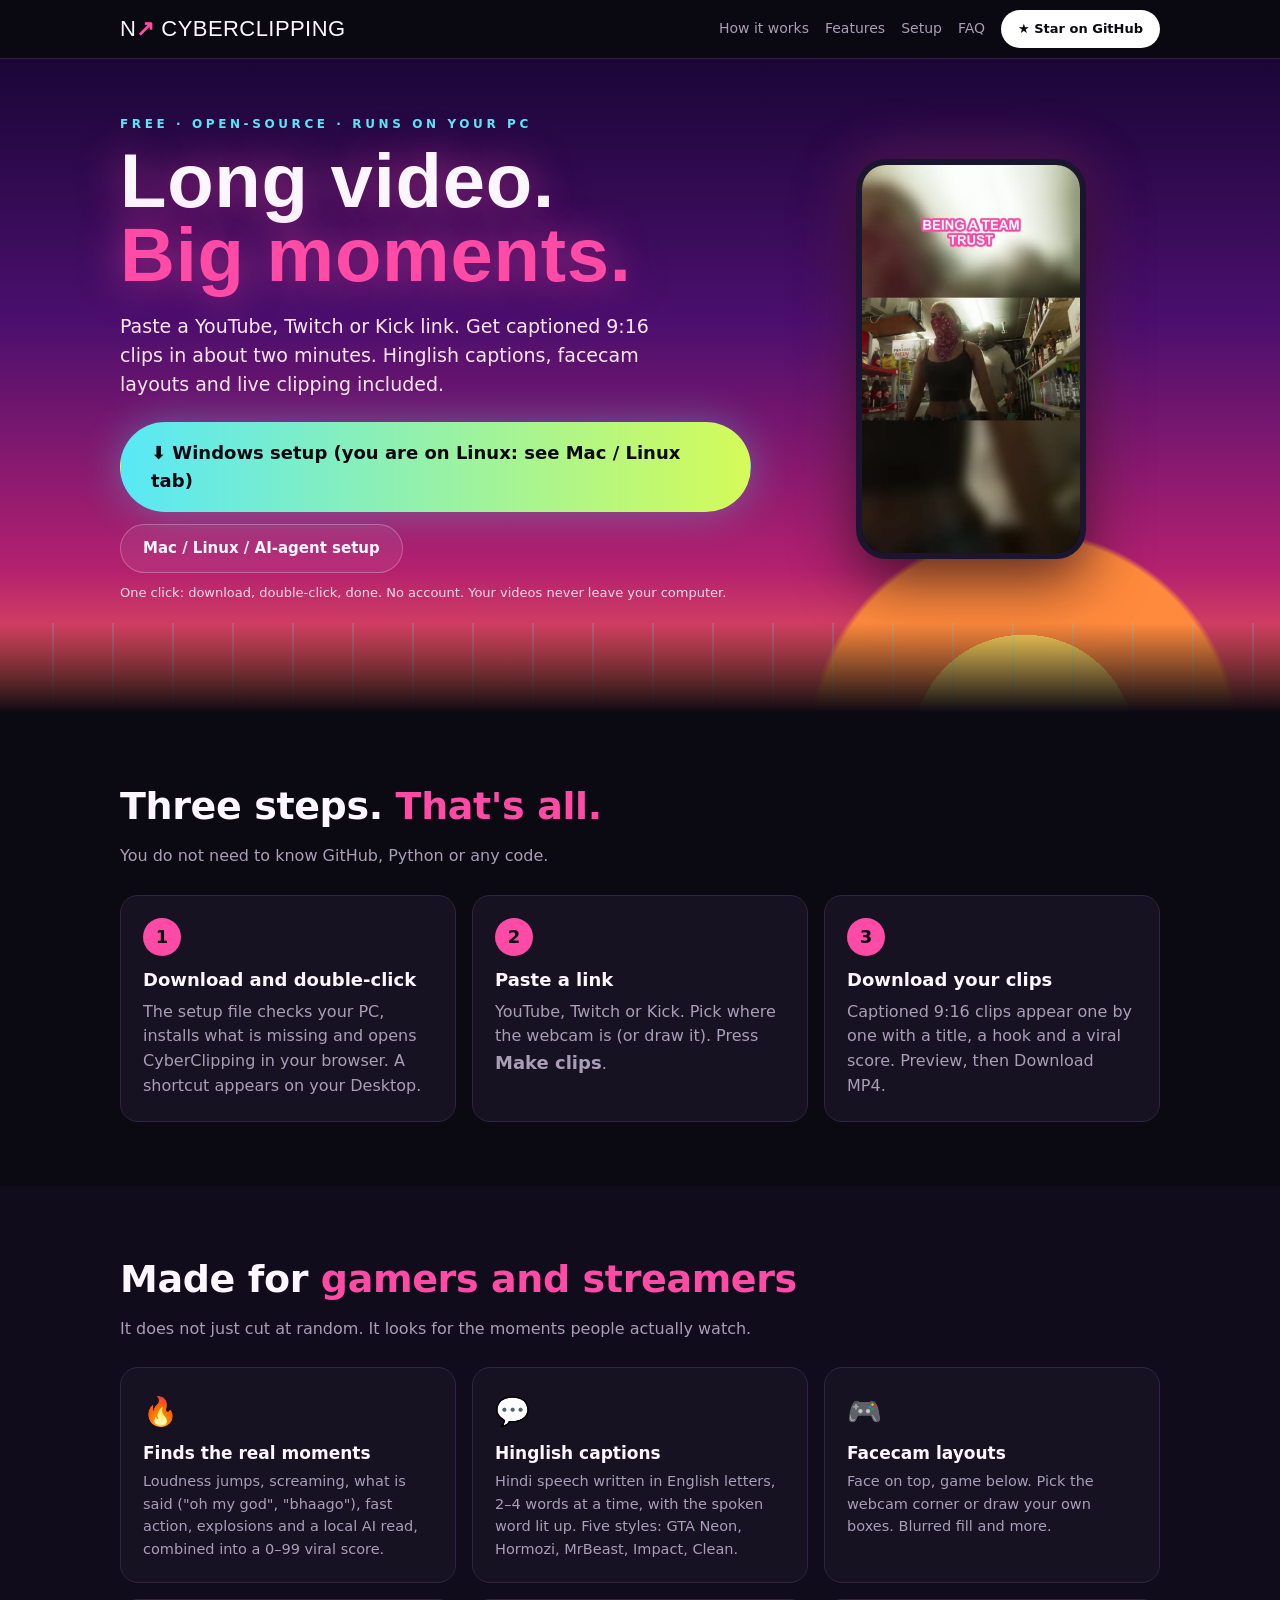
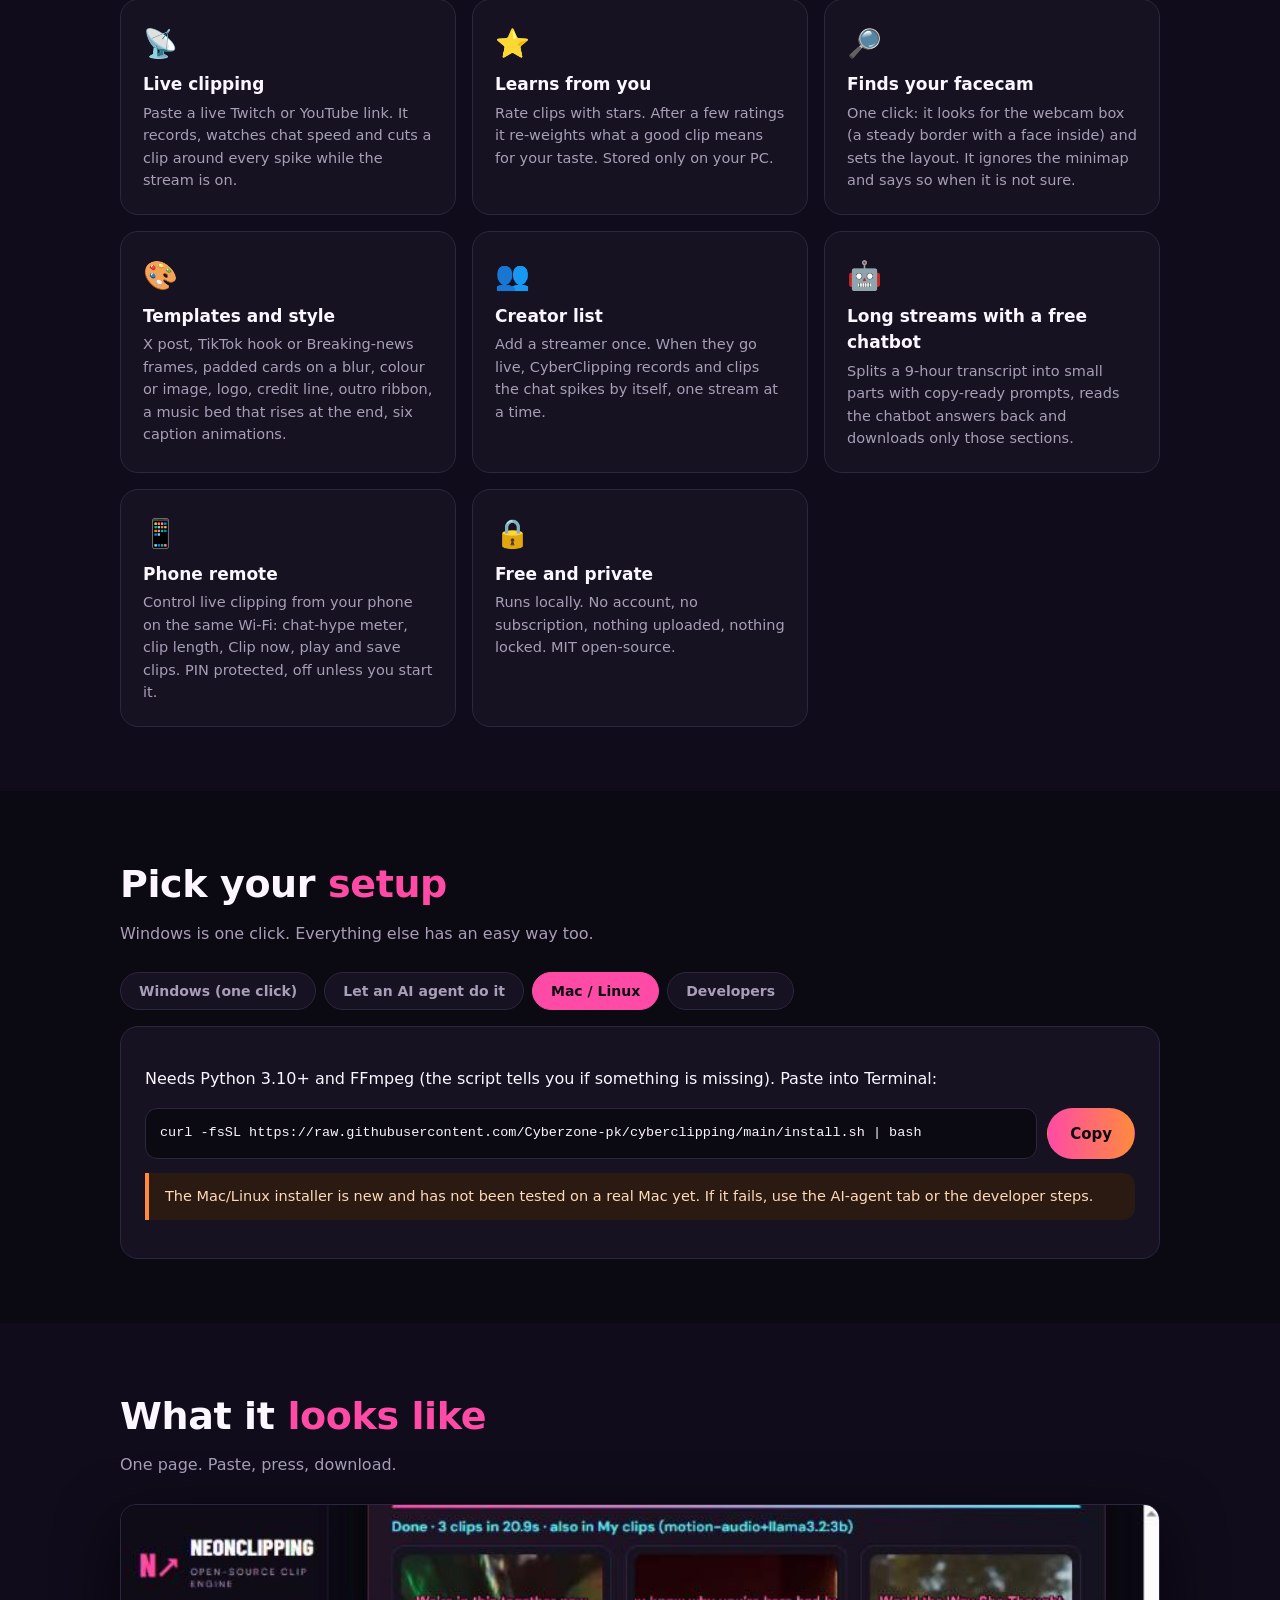
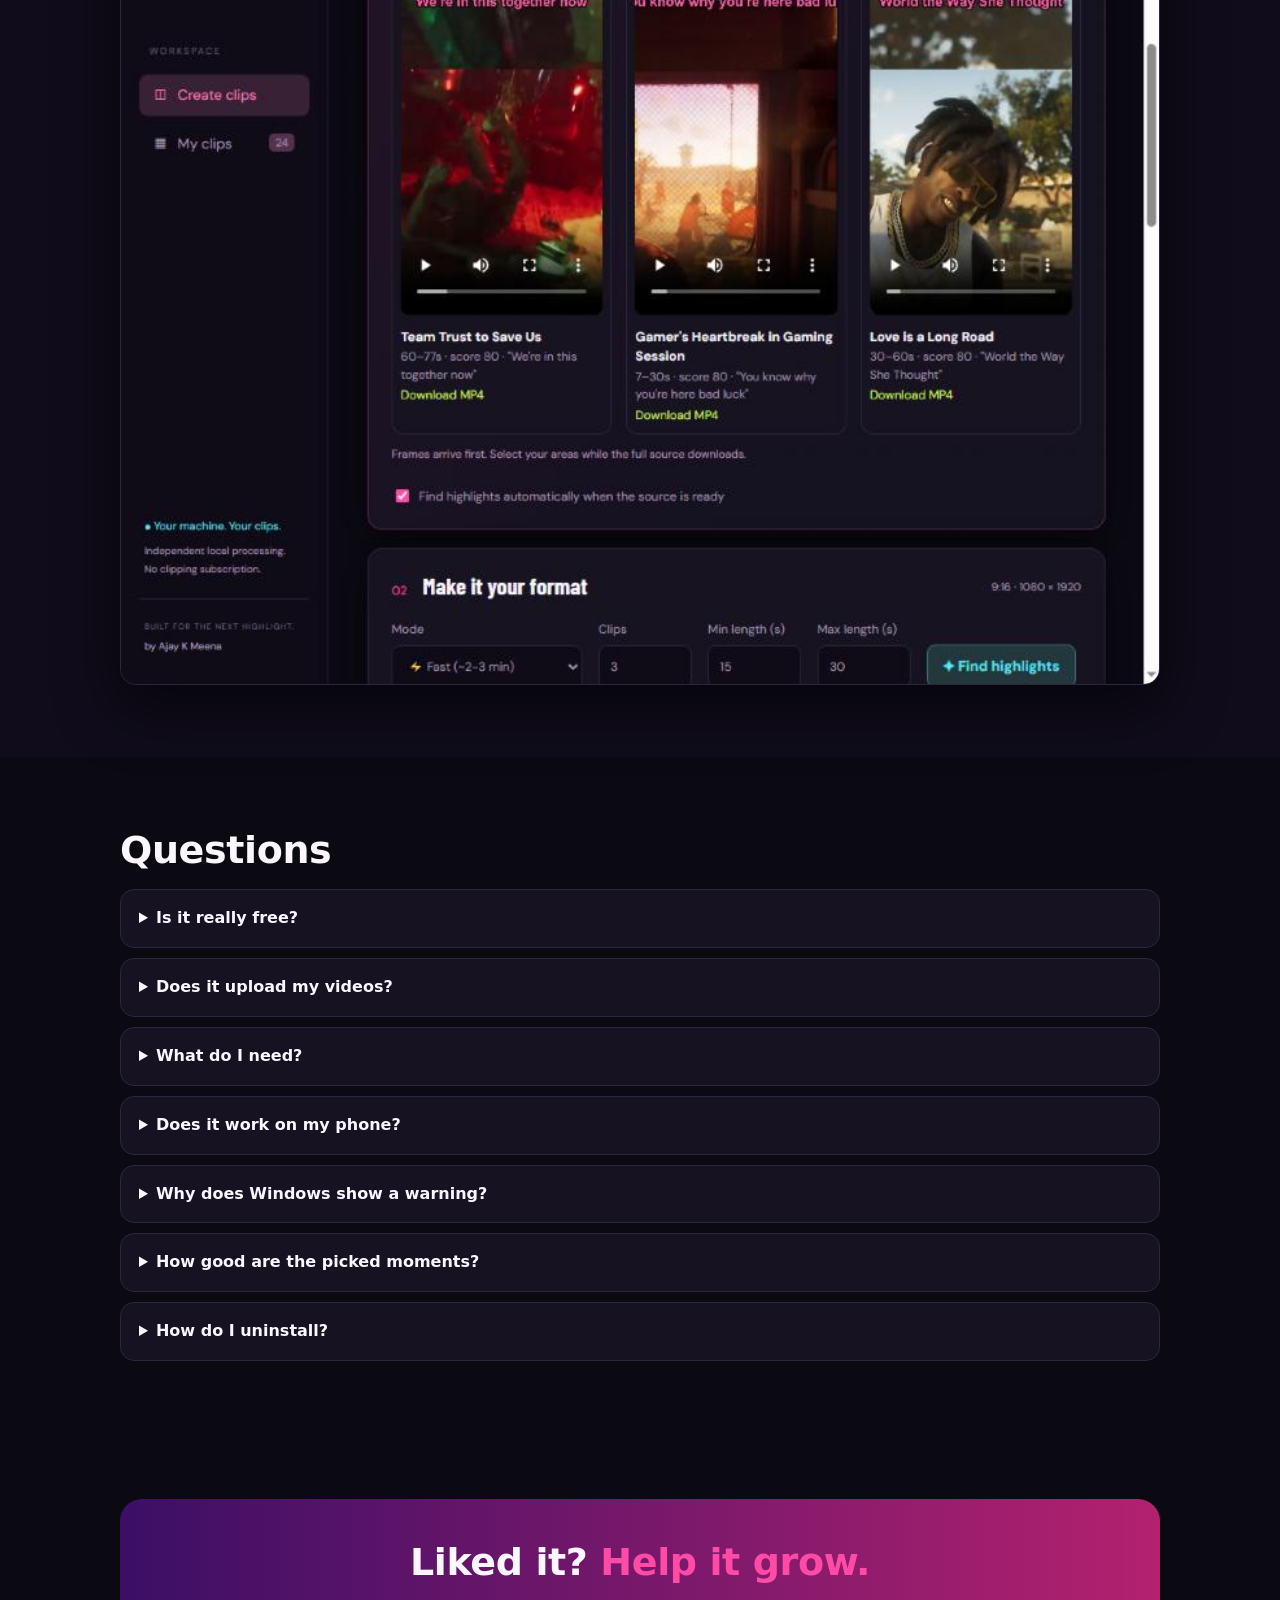
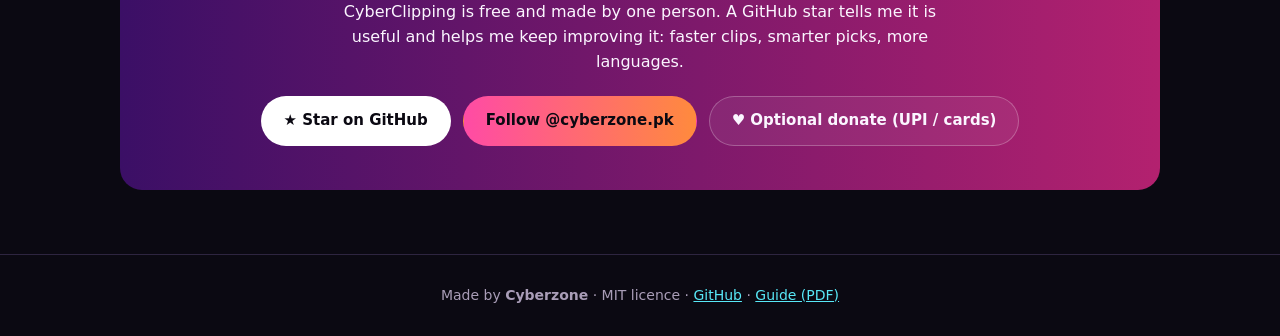
<file: docs/index.html>
<!doctype html>
<html lang="en">
<head>
<meta charset="utf-8">
<meta name="viewport" content="width=device-width, initial-scale=1">
<title>CyberClipping · Free AI clip maker for gamers and streamers</title>
<meta name="description" content="Paste a YouTube, Twitch or Kick link and get captioned 9:16 clips in about two minutes. Free, open-source, runs on your own PC. Hinglish captions, facecam layouts, live clipping.">
<meta property="og:title" content="CyberClipping: paste a link, get captioned 9:16 clips">
<meta property="og:description" content="Free and open-source. One-click setup for Windows. Hinglish captions, facecam layouts, live clipping, learns from your star ratings.">
<meta property="og:type" content="website">
<link rel="icon" href="data:image/svg+xml,%3Csvg xmlns='http://www.w3.org/2000/svg' viewBox='0 0 64 64'%3E%3Crect width='64' height='64' rx='14' fill='%230b0912'/%3E%3Ctext x='8' y='46' font-family='Impact,Arial Black' font-size='38' fill='%23ff4ba5'%3EN%3C/text%3E%3Cpath d='M34 40 L52 22 M40 22 H52 V34' stroke='%2358e8f7' stroke-width='5' fill='none' stroke-linecap='round'/%3E%3C/svg%3E">
<style>
:root{--bg:#0b0912;--panel:#161221;--line:#2e2540;--pink:#ff4ba5;--cyan:#58e8f7;--lime:#d4fb58;--orange:#ff8a3d;--white:#fbf6ff;--muted:#a99db7}
*{box-sizing:border-box}html{scroll-behavior:smooth}
body{margin:0;background:var(--bg);color:var(--white);font-family:"Segoe UI",system-ui,-apple-system,"Nirmala UI",sans-serif;line-height:1.55}
a{color:var(--cyan)}
.wrap{max-width:1080px;margin:0 auto;padding:0 20px}
nav{position:sticky;top:0;z-index:20;background:#0b0912e6;backdrop-filter:blur(10px);border-bottom:1px solid var(--line)}
nav .wrap{display:flex;align-items:center;gap:18px;height:58px}
.logo{font-family:Impact,"Arial Black",sans-serif;font-size:22px;letter-spacing:.02em;color:var(--white);text-decoration:none}.logo b{color:var(--pink)}
nav .links{margin-left:auto;display:flex;gap:16px;align-items:center;font-size:14px}nav .links a{color:var(--muted);text-decoration:none}nav .links a:hover{color:var(--white)}
.btn{display:inline-flex;align-items:center;gap:8px;border-radius:999px;padding:12px 22px;font-weight:800;text-decoration:none;border:1px solid transparent;cursor:pointer;font-size:15px;font-family:inherit}
.btn.main{background:linear-gradient(90deg,var(--cyan),var(--lime));color:#0b0912;font-size:18px;padding:16px 30px;box-shadow:0 0 40px #58e8f755}
.btn.pink{background:linear-gradient(90deg,var(--pink),var(--orange));color:#0b0912}
.btn.ghost{background:#ffffff10;border-color:#ffffff40;color:var(--white)}
.btn.white{background:#fff;color:#0b0912}
.btn:hover{transform:translateY(-2px)}
.hero{position:relative;overflow:hidden;background:radial-gradient(circle at 80% 105%,#ffd45a 0 9%,#ff8a3d 9% 17%,transparent 17.5%),linear-gradient(180deg,#1a0636 0%,#4b0f6e 40%,#b3216f 78%,#ff6a4d 100%)}
.hero::after{content:"";position:absolute;left:-10%;right:-10%;bottom:0;height:90px;background:linear-gradient(#0b091200,#0b0912),repeating-linear-gradient(90deg,#58e8f733 0 2px,transparent 2px 60px)}
.hero .wrap{display:grid;grid-template-columns:1.25fr .75fr;gap:30px;align-items:center;padding-top:56px;padding-bottom:110px;position:relative;z-index:1}
.kicker{letter-spacing:.3em;font-size:12px;font-weight:800;color:var(--cyan)}
h1{font-family:Impact,"Arial Black",sans-serif;font-size:clamp(40px,7vw,76px);line-height:.98;margin:10px 0 14px;letter-spacing:.01em;text-shadow:0 0 40px #ff4ba599}h1 em{font-style:normal;color:var(--pink)}
.sub{font-size:19px;max-width:560px;color:#ffe7f3}
.cta{display:flex;flex-wrap:wrap;gap:12px;margin:22px 0 10px}
.fine{font-size:13px;color:#ffd9ec}
.phone{justify-self:center;width:230px;border-radius:30px;border:6px solid #1c1530;box-shadow:0 20px 60px #000a,0 0 60px #ff4ba555;overflow:hidden;background:#000}
.phone img,.phone video{display:block;width:100%}
section{padding:64px 0}
h2{font-size:clamp(26px,4vw,38px);margin:0 0 8px;letter-spacing:-.01em}h2 em{font-style:normal;color:var(--pink)}
.lead{color:var(--muted);max-width:680px;margin:0 0 26px}
.steps{display:grid;grid-template-columns:repeat(3,1fr);gap:16px}
.step{background:var(--panel);border:1px solid var(--line);border-radius:18px;padding:22px}
.step .n{width:38px;height:38px;border-radius:50%;background:var(--pink);color:#0b0912;font-weight:900;display:flex;align-items:center;justify-content:center;margin-bottom:10px;font-size:18px}
.step b{font-size:18px}.step p{color:var(--muted);margin:6px 0 0}
.grid{display:grid;grid-template-columns:repeat(3,1fr);gap:16px}
.tile{background:var(--panel);border:1px solid var(--line);border-radius:18px;padding:22px}
.tile .ic{font-size:28px}.tile b{display:block;font-size:17px;margin:6px 0 4px}.tile p{margin:0;color:var(--muted);font-size:14.5px}
.tabs{display:flex;flex-wrap:wrap;gap:8px;margin-bottom:16px}
.tab{background:var(--panel);border:1px solid var(--line);color:var(--muted);padding:10px 18px;border-radius:999px;cursor:pointer;font-weight:700;font-family:inherit;font-size:14px}
.tab.on{background:var(--pink);border-color:var(--pink);color:#0b0912}
.pane{display:none;background:var(--panel);border:1px solid var(--line);border-radius:18px;padding:24px}.pane.on{display:block}
.pane ol{padding-left:20px;margin:10px 0}.pane li{margin:6px 0}
code,pre{font-family:Consolas,monospace}pre{background:#0b0912;border:1px solid var(--line);border-radius:12px;padding:14px;overflow:auto;font-size:13.5px;margin:10px 0;white-space:pre-wrap;word-break:break-all}
.copy{display:flex;gap:10px;align-items:stretch;flex-wrap:wrap}.copy pre{flex:1;margin:0;min-width:240px}
.note{border-left:4px solid var(--orange);background:#2a1a12;padding:12px 16px;border-radius:0 12px 12px 0;color:#ffd9b8;font-size:14.5px;margin:14px 0}
.shot{width:100%;border-radius:16px;border:1px solid var(--line);box-shadow:0 20px 60px #000a}
details{background:var(--panel);border:1px solid var(--line);border-radius:14px;padding:4px 18px;margin:10px 0}summary{cursor:pointer;font-weight:700;padding:12px 0}details p{color:var(--muted);margin:0 0 14px}
.support{background:linear-gradient(90deg,#3b0f66,#b3216f);border-radius:22px;padding:34px;text-align:center}
.support .cta{justify-content:center}
footer{border-top:1px solid var(--line);padding:30px 0;color:var(--muted);font-size:14px;text-align:center}
.os-note{display:none}
@media(max-width:820px){.hero .wrap{grid-template-columns:1fr;padding-bottom:90px}.phone{width:200px}.steps,.grid{grid-template-columns:1fr}nav .links a.hide-s{display:none}}
@media(prefers-reduced-motion:reduce){*{scroll-behavior:auto!important;transition:none!important}}
</style>
</head>
<body>

<nav><div class="wrap">
  <a class="logo" href="#">N<b>↗</b> CYBERCLIPPING</a>
  <div class="links">
    <a class="hide-s" href="#how">How it works</a><a class="hide-s" href="#features">Features</a><a class="hide-s" href="#setup">Setup</a><a class="hide-s" href="#faq">FAQ</a>
    <a class="btn white" style="padding:8px 16px;font-size:13px" href="https://github.com/Cyberzone-pk/cyberclipping" target="_blank" rel="noopener">★ Star on GitHub</a>
  </div>
</div></nav>

<header class="hero"><div class="wrap">
  <div>
    <div class="kicker">FREE · OPEN-SOURCE · RUNS ON YOUR PC</div>
    <h1>Long video.<br><em>Big moments.</em></h1>
    <p class="sub">Paste a YouTube, Twitch or Kick link. Get captioned 9:16 clips in about two minutes. Hinglish captions, facecam layouts and live clipping included.</p>
    <div class="cta">
      <a class="btn main" id="dl" href="https://github.com/Cyberzone-pk/cyberclipping/releases/latest/download/CyberClipping-Setup.bat">⬇ Download for Windows</a>
      <a class="btn ghost" href="#setup">Mac / Linux / AI-agent setup</a>
    </div>
    <div class="fine">One click: download, double-click, done. No account. Your videos never leave your computer.</div>
    <div class="os-note note" id="mobile-note"><b>You are on a phone.</b> CyberClipping runs on a computer. Open this page on your PC, or <a href="#" id="copy-link">copy this page link</a> and send it to yourself.</div>
  </div>
  <div class="phone"><video src="demo.mp4" poster="demo-poster.jpg" autoplay loop muted playsinline preload="auto" aria-label="A CyberClipping clip: hook title, captions"></video></div>
</div></header>

<section id="how"><div class="wrap">
  <h2>Three steps. <em>That's all.</em></h2>
  <p class="lead">You do not need to know GitHub, Python or any code.</p>
  <div class="steps">
    <div class="step"><div class="n">1</div><b>Download and double-click</b><p>The setup file checks your PC, installs what is missing and opens CyberClipping in your browser. A shortcut appears on your Desktop.</p></div>
    <div class="step"><div class="n">2</div><b>Paste a link</b><p>YouTube, Twitch or Kick. Pick where the webcam is (or draw it). Press <b>Make clips</b>.</p></div>
    <div class="step"><div class="n">3</div><b>Download your clips</b><p>Captioned 9:16 clips appear one by one with a title, a hook and a viral score. Preview, then Download MP4.</p></div>
  </div>
</div></section>

<section id="features" style="background:#100c1b"><div class="wrap">
  <h2>Made for <em>gamers and streamers</em></h2>
  <p class="lead">It does not just cut at random. It looks for the moments people actually watch.</p>
  <div class="grid">
    <div class="tile"><div class="ic">🔥</div><b>Finds the real moments</b><p>Loudness jumps, screaming, what is said ("oh my god", "bhaago"), fast action, explosions and a local AI read, combined into a 0–99 viral score.</p></div>
    <div class="tile"><div class="ic">💬</div><b>Hinglish captions</b><p>Hindi speech written in English letters, 2–4 words at a time, with the spoken word lit up. Five styles: GTA Neon, Hormozi, MrBeast, Impact, Clean.</p></div>
    <div class="tile"><div class="ic">🎮</div><b>Facecam layouts</b><p>Face on top, game below. Pick the webcam corner or draw your own boxes. Blurred fill and more.</p></div>
    <div class="tile"><div class="ic">📡</div><b>Live clipping</b><p>Paste a live Twitch or YouTube link. It records, watches chat speed and cuts a clip around every spike while the stream is on.</p></div>
    <div class="tile"><div class="ic">⭐</div><b>Learns from you</b><p>Rate clips with stars. After a few ratings it re-weights what a good clip means for your taste. Stored only on your PC.</p></div>
    <div class="tile"><div class="ic">🔎</div><b>Finds your facecam</b><p>One click: it looks for the webcam box (a steady border with a face inside) and sets the layout. It ignores the minimap and says so when it is not sure.</p></div>
    <div class="tile"><div class="ic">🎨</div><b>Templates and style</b><p>X post, TikTok hook or Breaking-news frames, padded cards on a blur, colour or image, logo, credit line, outro ribbon, a music bed that rises at the end, six caption animations.</p></div>
    <div class="tile"><div class="ic">👥</div><b>Creator list</b><p>Add a streamer once. When they go live, CyberClipping records and clips the chat spikes by itself, one stream at a time.</p></div>
    <div class="tile"><div class="ic">🤖</div><b>Long streams with a free chatbot</b><p>Splits a 9-hour transcript into small parts with copy-ready prompts, reads the chatbot answers back and downloads only those sections.</p></div>
    <div class="tile"><div class="ic">📱</div><b>Phone remote</b><p>Control live clipping from your phone on the same Wi-Fi: chat-hype meter, clip length, Clip now, play and save clips. PIN protected, off unless you start it.</p></div>
    <div class="tile"><div class="ic">🔒</div><b>Free and private</b><p>Runs locally. No account, no subscription, nothing uploaded, nothing locked. MIT open-source.</p></div>
  </div>
</div></section>

<section id="setup"><div class="wrap">
  <h2>Pick your <em>setup</em></h2>
  <p class="lead">Windows is one click. Everything else has an easy way too.</p>
  <div class="tabs" role="tablist">
    <button class="tab on" data-p="win">Windows (one click)</button>
    <button class="tab" data-p="ai">Let an AI agent do it</button>
    <button class="tab" data-p="mac">Mac / Linux</button>
    <button class="tab" data-p="dev">Developers</button>
  </div>

  <div class="pane on" id="p-win">
    <a class="btn main" href="https://github.com/Cyberzone-pk/cyberclipping/releases/latest/download/CyberClipping-Setup.bat">⬇ Download CyberClipping-Setup.bat</a>
    <ol>
      <li>Open the downloaded file (double-click). If Windows asks "Windows protected your PC", press <b>More info → Run anyway</b>. The file is plain text and not code-signed; you can open it in Notepad first.</li>
      <li>It checks your PC and installs what is missing (Python, FFmpeg). Needs internet, about 3–8 minutes, no admin rights.</li>
      <li>It asks two optional questions (GPU libraries, AI titles) and then opens CyberClipping in your browser.</li>
      <li>Next time just double-click the <b>CyberClipping</b> shortcut on your Desktop.</li>
    </ol>
    <div class="note">Everything is installed in one folder (<code>%LOCALAPPDATA%\CyberClipping</code>). Delete it to uninstall.</div>
  </div>

  <div class="pane" id="p-ai">
    <p>Don't want to read anything? Give this prompt to an AI agent that can run commands on your computer (Claude Code, OpenAI Codex, Google Antigravity, Cursor). It checks your PC, installs everything, opens the app and explains it to you in simple Hindi.</p>
    <button class="btn pink" id="copy-prompt">📋 Copy the setup prompt</button>
    <span id="copy-prompt-msg" style="margin-left:10px;color:var(--lime)"></span>
    <p style="margin-top:14px"><a href="CYBERCLIPPING-AGENT-SETUP-PROMPT.txt" target="_blank" rel="noopener">Open the prompt as a text file</a> · <a href="CyberClipping-Guide-EN-HI.pdf" target="_blank" rel="noopener">Read the guide (PDF, English + हिंदी)</a></p>
  </div>

  <div class="pane" id="p-mac">
    <p>Needs Python 3.10+ and FFmpeg (the script tells you if something is missing). Paste into Terminal:</p>
    <div class="copy"><pre id="mac-cmd">curl -fsSL https://raw.githubusercontent.com/Cyberzone-pk/cyberclipping/main/install.sh | bash</pre><button class="btn pink" data-copy="mac-cmd">Copy</button></div>
    <div class="note">The Mac/Linux installer is new and has not been tested on a real Mac yet. If it fails, use the AI-agent tab or the developer steps.</div>
  </div>

  <div class="pane" id="p-dev">
    <pre>git clone https://github.com/Cyberzone-pk/cyberclipping
cd cyberclipping
./run.ps1     # Windows
./run.sh      # Mac / Linux</pre>
    <p>Then open <code>http://127.0.0.1:8770</code>. Source, issues and the full README: <a href="https://github.com/Cyberzone-pk/cyberclipping" target="_blank" rel="noopener">github.com/Cyberzone-pk/cyberclipping</a>.</p>
  </div>
</div></section>

<section style="background:#100c1b"><div class="wrap">
  <h2>What it <em>looks like</em></h2>
  <p class="lead">One page. Paste, press, download.</p>
  <img class="shot" src="cyberclipping-ui.jpg" alt="CyberClipping showing three finished clips">
</div></section>

<section id="faq"><div class="wrap">
  <h2>Questions</h2>
  <details><summary>Is it really free?</summary><p>Yes. It is open-source (MIT). No account, no subscription, no watermark, nothing locked behind a donation.</p></details>
  <details><summary>Does it upload my videos?</summary><p>No. Everything runs on your own computer. Videos, clips and your ratings stay in the app folder. The app only talks to YouTube/Twitch/Kick to fetch the video you paste.</p></details>
  <details><summary>What do I need?</summary><p>A Windows 10/11 PC (a Mac/Linux script exists but is untested) and internet for the first install. An NVIDIA GPU makes some steps faster but is not required.</p></details>
  <details><summary>Does it work on my phone?</summary><p>The tool runs on a computer. This website works on a phone, but the clip maker needs a PC. Using your phone as a remote for the app on your PC (same Wi-Fi) is planned, not built yet.</p></details>
  <details><summary>Why does Windows show a warning?</summary><p>The setup file is not code-signed (that costs money). It is plain text: right-click → Edit, or open it in Notepad, and read every line. The app itself is fully open-source on GitHub.</p></details>
  <details><summary>How good are the picked moments?</summary><p>It finds loud, energetic, quotable moments with fast action. It is a heuristic plus a small local AI, not magic: always watch a clip before posting. Your star ratings make it better at your taste.</p></details>
  <details><summary>How do I uninstall?</summary><p>Delete the CyberClipping folder in <code>%LOCALAPPDATA%</code> and the Desktop shortcut. Nothing else is changed on your PC (Python and FFmpeg stay if you had them).</p></details>
</div></section>

<section><div class="wrap">
  <div class="support">
    <h2>Liked it? <em>Help it grow.</em></h2>
    <p style="max-width:620px;margin:0 auto 6px">CyberClipping is free and made by one person. A GitHub star tells me it is useful and helps me keep improving it: faster clips, smarter picks, more languages.</p>
    <div class="cta">
      <a class="btn white" href="https://github.com/Cyberzone-pk/cyberclipping" target="_blank" rel="noopener">★ Star on GitHub</a>
      <a class="btn pink" href="https://cyberzone.pk/" target="_blank" rel="noopener">Follow @cyberzone.pk</a>
      <a class="btn ghost" href="https://cyberzone.pk/" target="_blank" rel="noopener">♥ Optional donate (UPI / cards)</a>
    </div>
  </div>
</div></section>

<footer><div class="wrap">Made by <b>Cyberzone</b> · MIT licence · <a href="https://github.com/Cyberzone-pk/cyberclipping" target="_blank" rel="noopener">GitHub</a> · <a href="CyberClipping-Guide-EN-HI.pdf" target="_blank" rel="noopener">Guide (PDF)</a></div></footer>

<script>
(function(){
  // tabs
  document.querySelectorAll('.tab').forEach(function(t){t.onclick=function(){
    document.querySelectorAll('.tab').forEach(function(x){x.classList.toggle('on',x===t)});
    document.querySelectorAll('.pane').forEach(function(p){p.classList.toggle('on',p.id==='p-'+t.dataset.p)});
  };});
  // copy buttons
  document.querySelectorAll('[data-copy]').forEach(function(b){b.onclick=function(){
    var txt=document.getElementById(b.dataset.copy).textContent;
    navigator.clipboard.writeText(txt).then(function(){var o=b.textContent;b.textContent='Copied ✓';setTimeout(function(){b.textContent=o},1500)});
  };});
  // copy the agent prompt (loaded from the same site so it always matches the repo)
  var cp=document.getElementById('copy-prompt'),msg=document.getElementById('copy-prompt-msg');
  if(cp)cp.onclick=function(){
    fetch('CYBERCLIPPING-AGENT-SETUP-PROMPT.txt').then(function(r){if(!r.ok)throw 0;return r.text()}).then(function(t){
      return navigator.clipboard.writeText(t).then(function(){msg.textContent='Copied ✓ now paste it into your AI agent'});
    }).catch(function(){msg.textContent='Could not copy. Use "Open the prompt as a text file" below.';msg.style.color='#ffb86b'});
  };
  // phone and non-Windows hints
  var ua=navigator.userAgent||'',mobile=/Android|iPhone|iPad|iPod/i.test(ua),mac=/Macintosh|Mac OS X/i.test(ua)&&!mobile,linux=/Linux|X11/i.test(ua)&&!mobile&&!/Windows/i.test(ua);
  if(mobile){document.getElementById('mobile-note').style.display='block';
    var c=document.getElementById('copy-link');if(c)c.onclick=function(e){e.preventDefault();navigator.clipboard&&navigator.clipboard.writeText(location.href);c.textContent='link copied ✓'};}
  if(mac||linux){var dl=document.getElementById('dl');dl.textContent='⬇ Windows setup (you are on '+(mac?'Mac':'Linux')+': see Mac / Linux tab)';dl.href='#setup';
    document.querySelector('[data-p="mac"]').click();}
})();
</script>
</body>
</html>
</file>
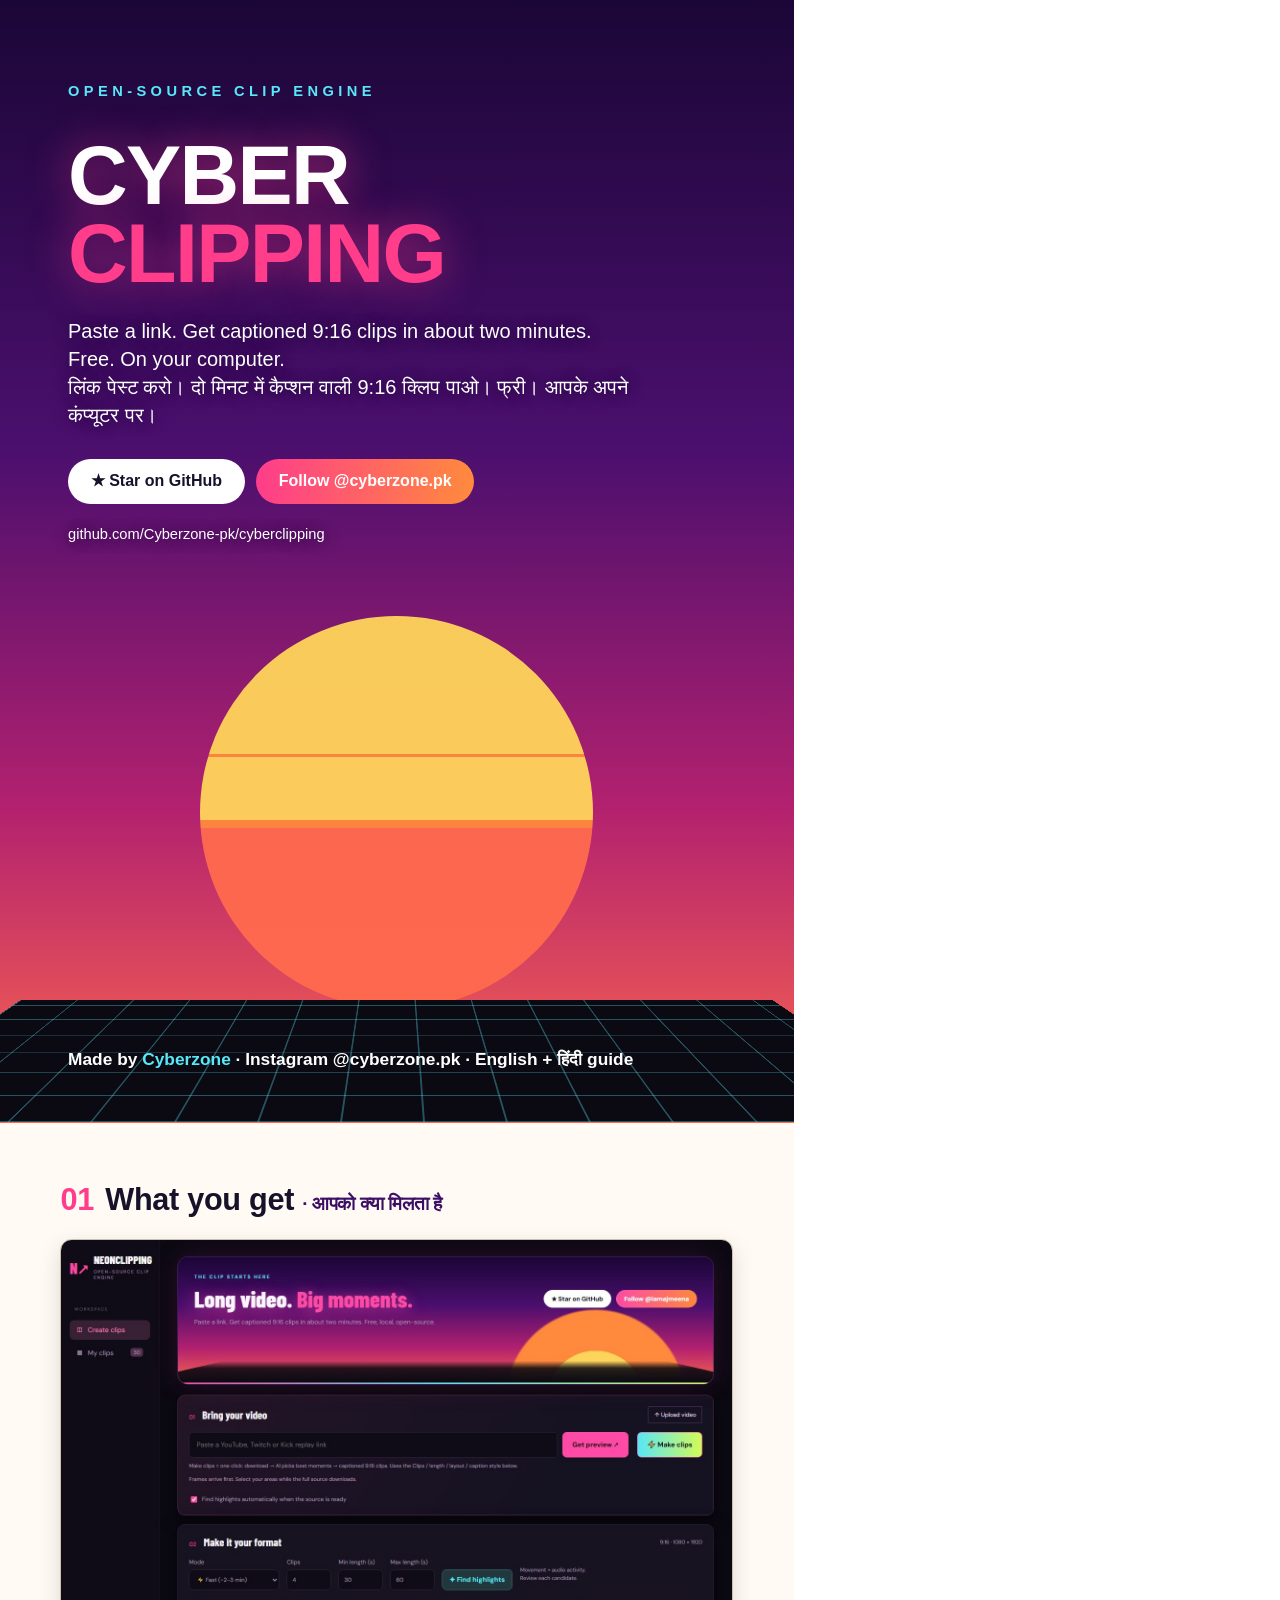
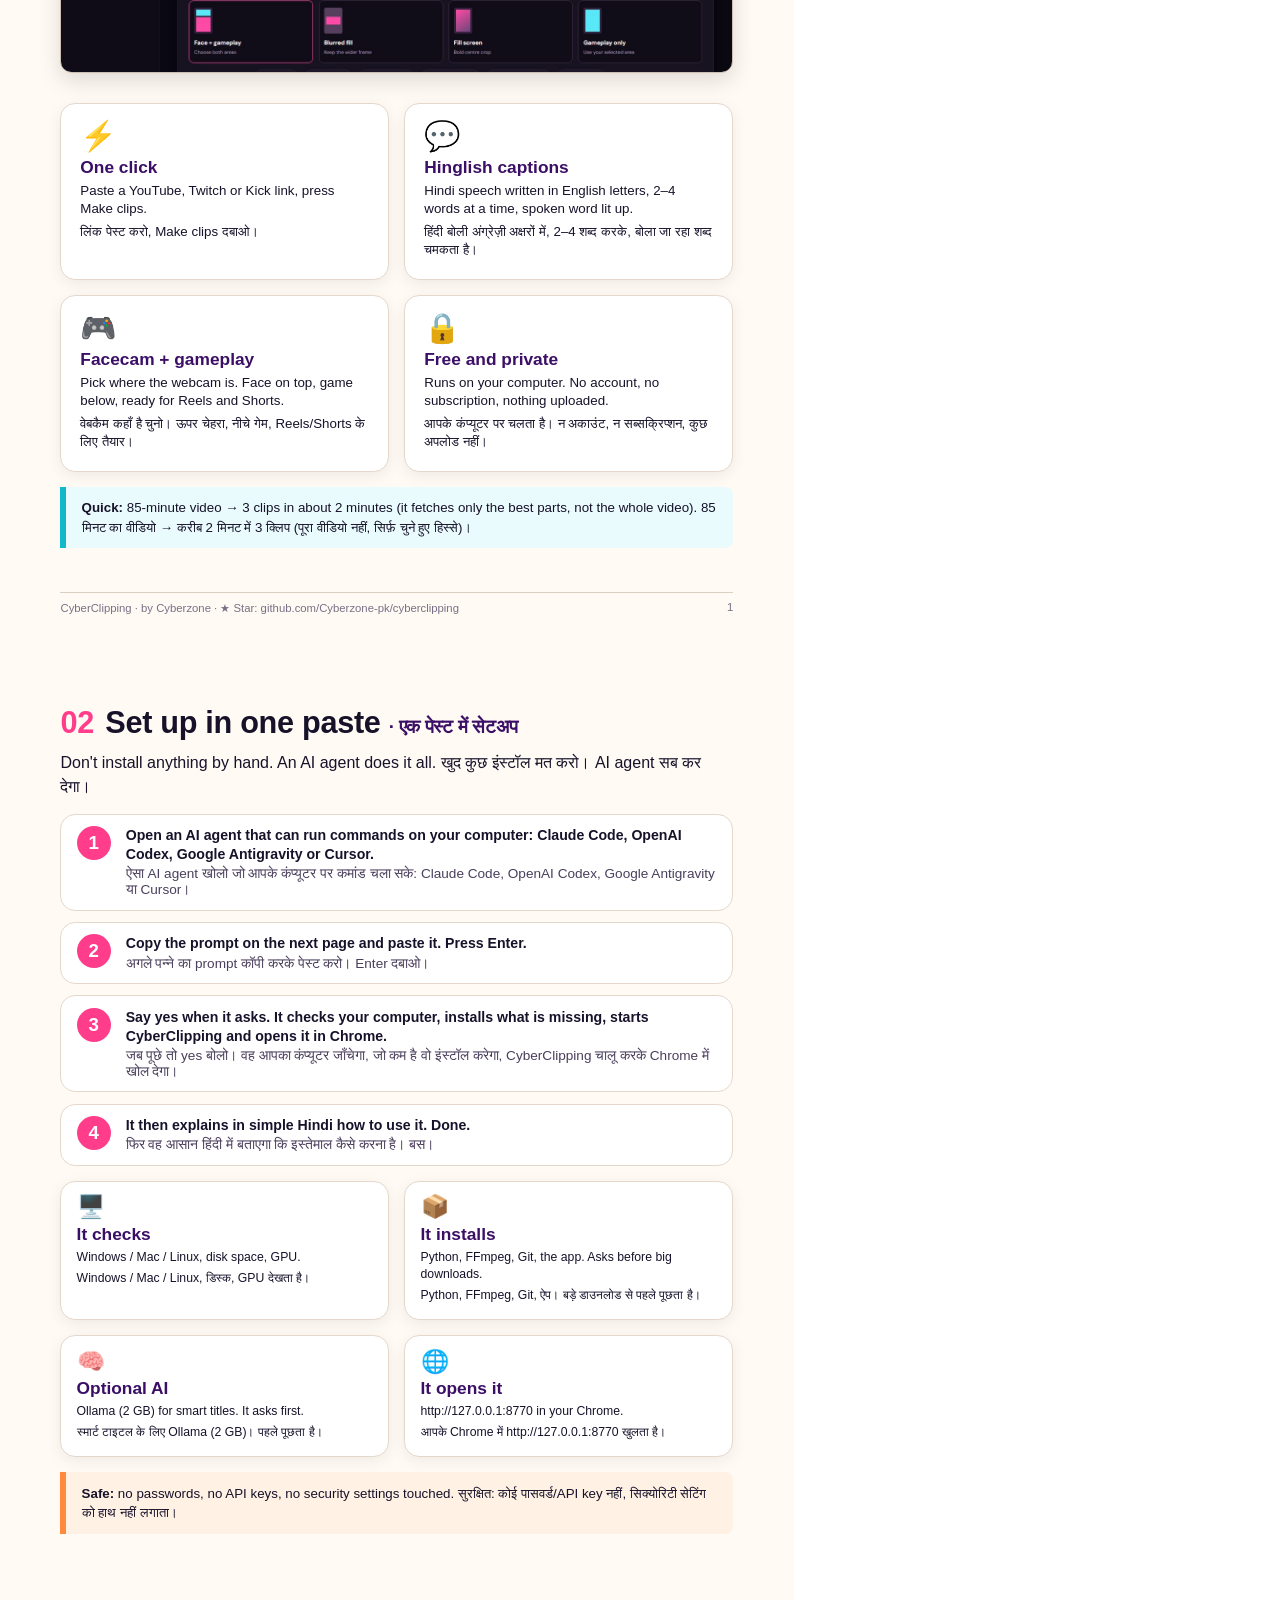
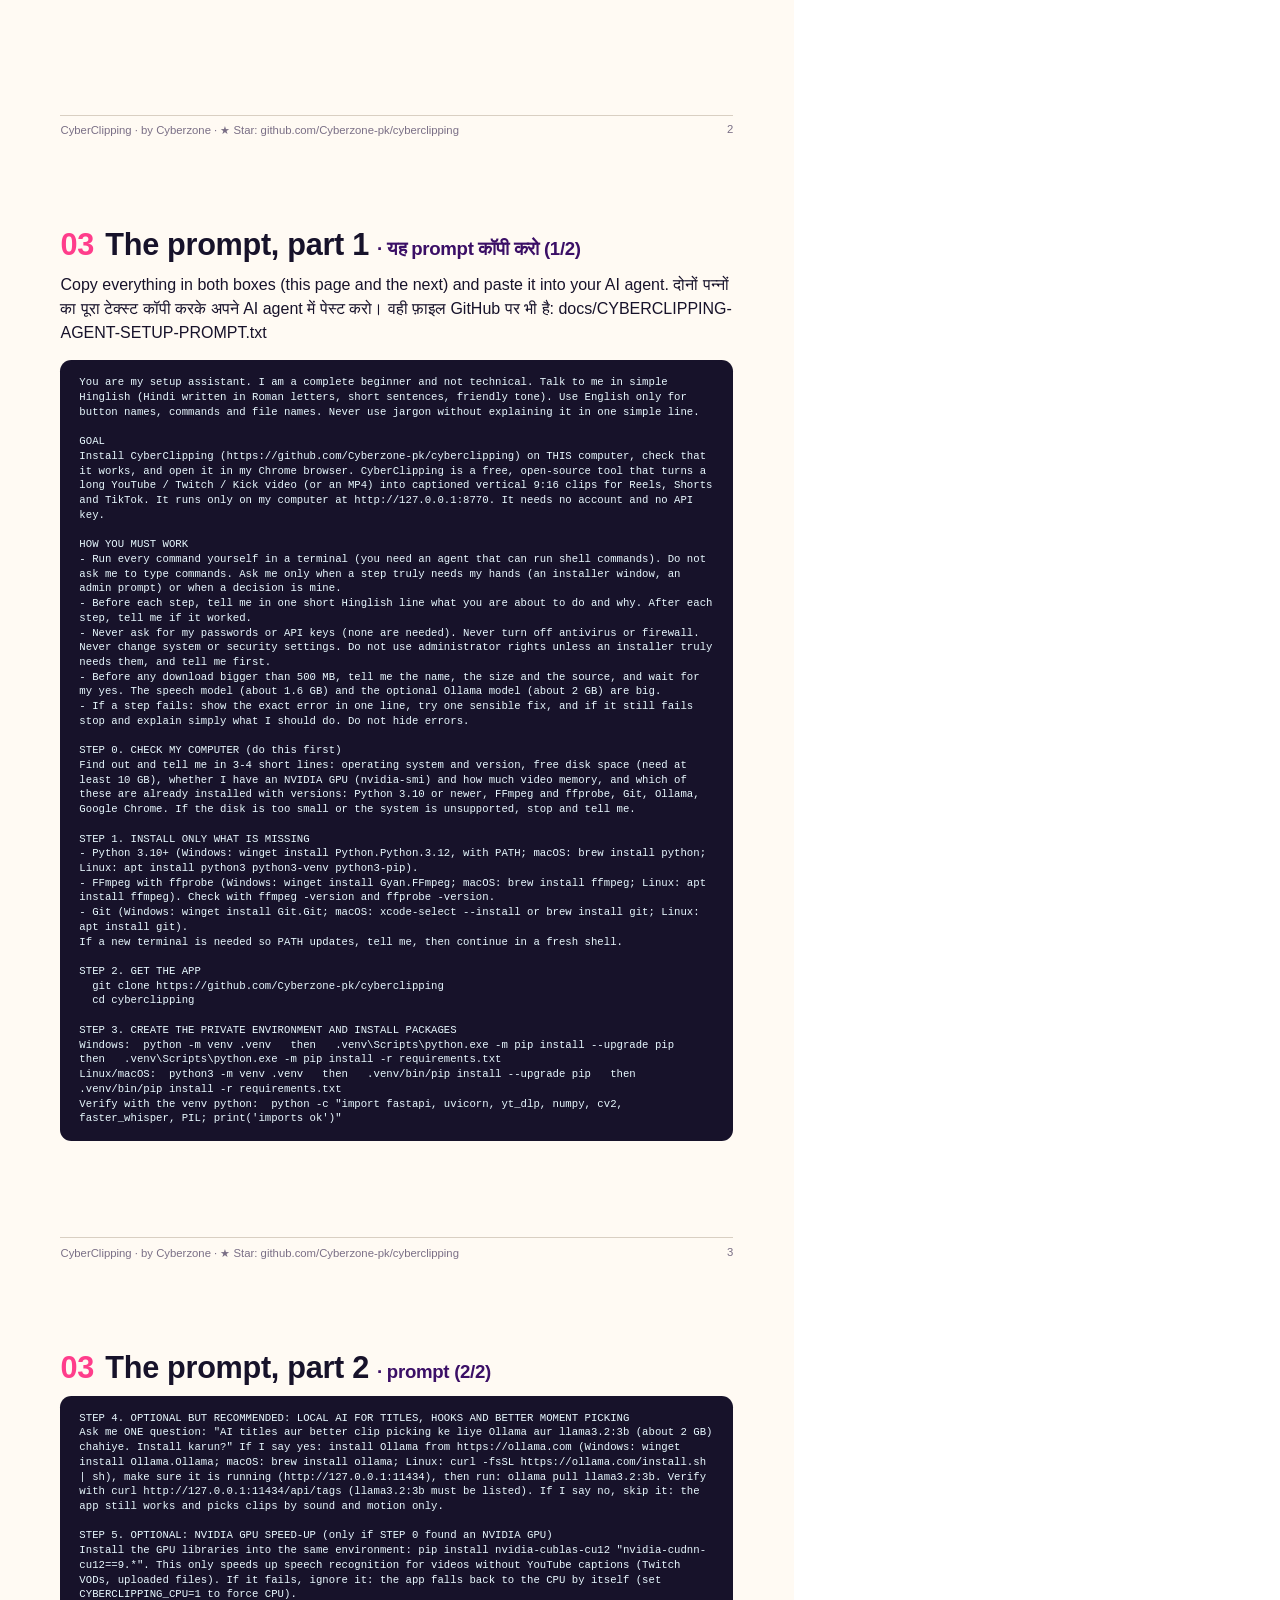
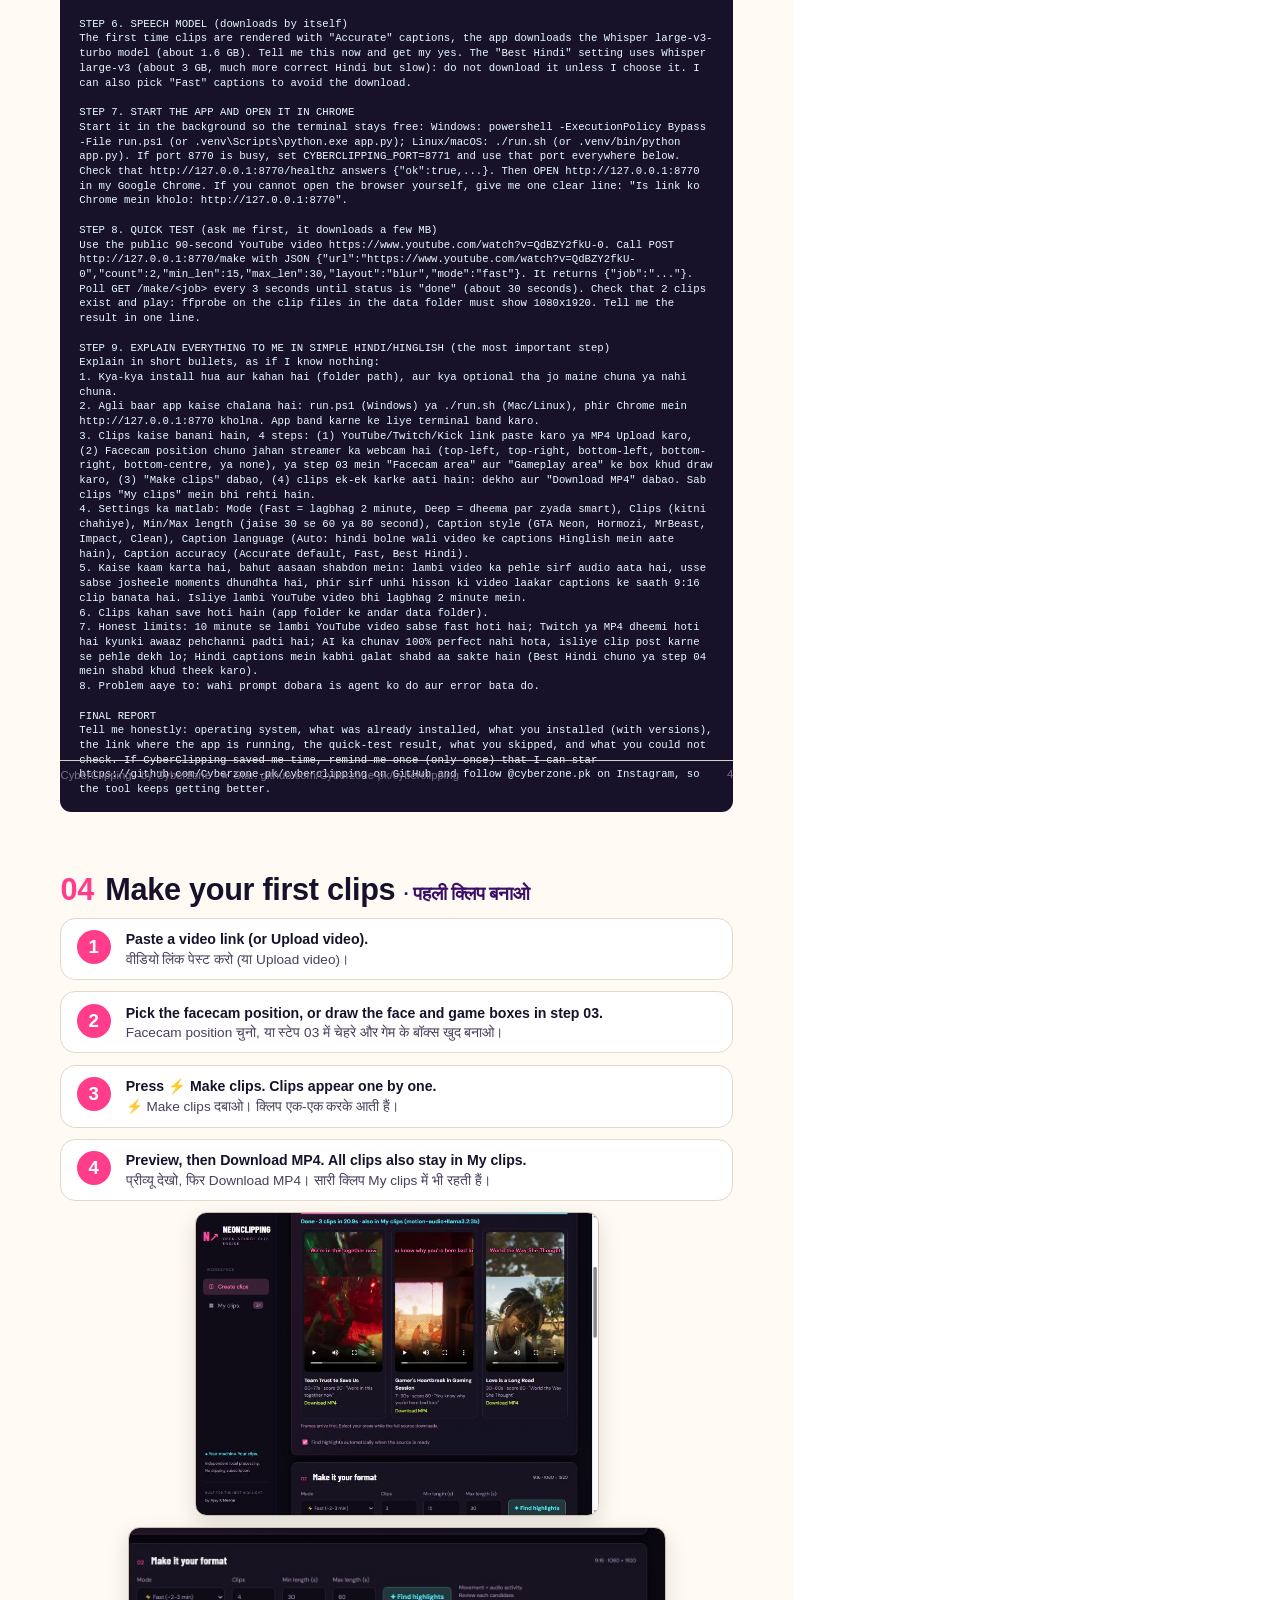
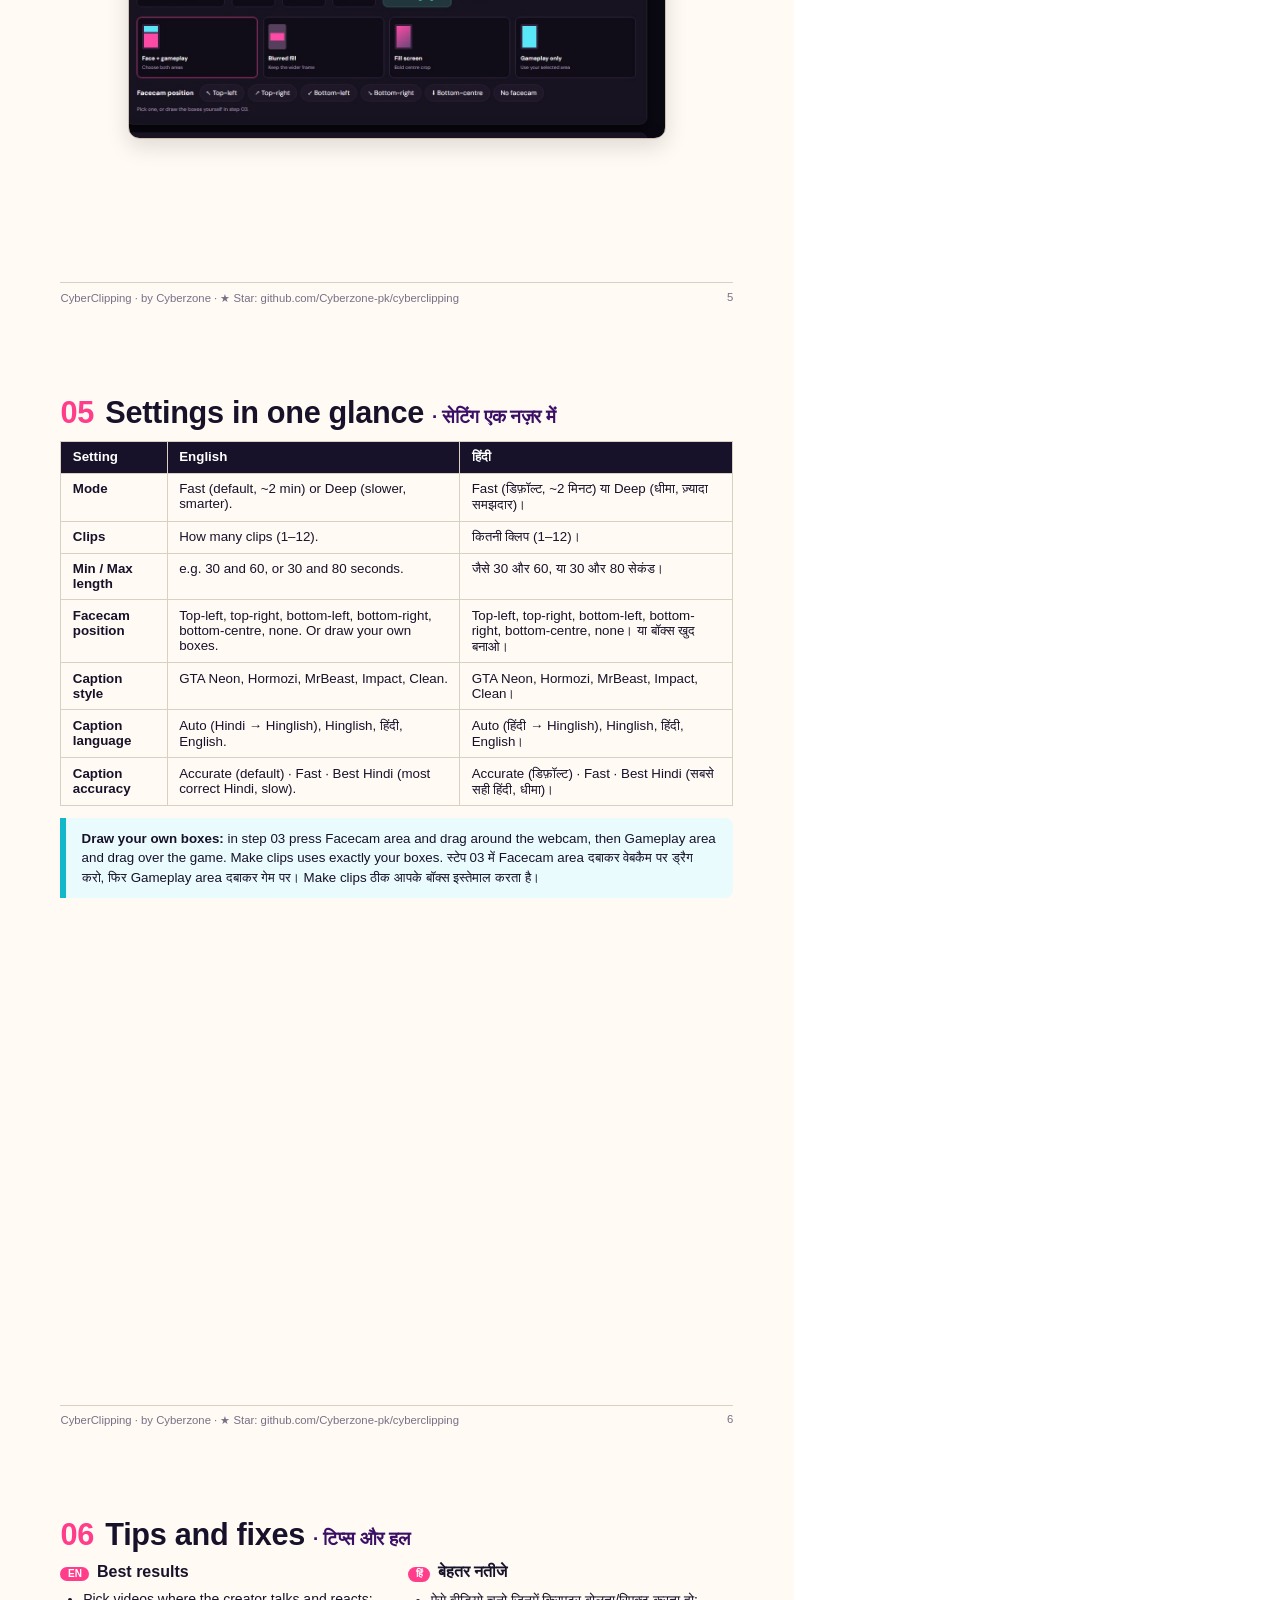
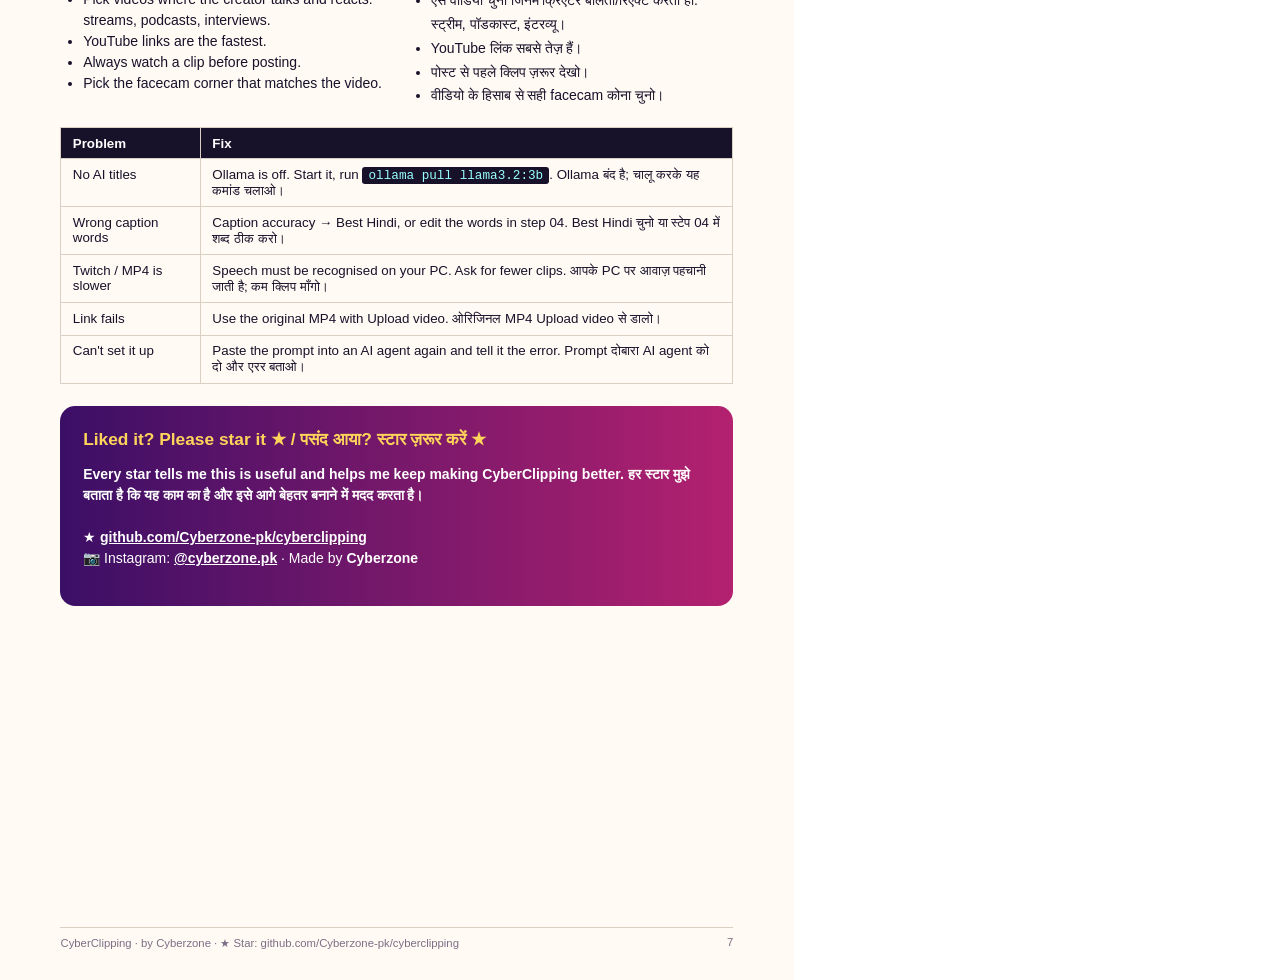
<file: docs/guide/guide.html>
<!doctype html>
<html lang="en"><head><meta charset="utf-8"><title>CyberClipping Guide · English + हिंदी</title>
<style>@page{size:A4;margin:0}
:root{--ink:#17122a;--paper:#fffaf3;--pink:#ff3d8b;--orange:#ff8a3d;--cyan:#12b8c9;--lime:#a6d800;--violet:#3b0f66}
*{box-sizing:border-box}
html{font-family:"Segoe UI","Nirmala UI","Mangal",sans-serif;color:var(--ink)}
body{margin:0;background:#fff}
.page{width:210mm;height:297mm;position:relative;overflow:hidden;page-break-after:always;background:var(--paper);padding:16mm 16mm 16mm}
.page.cover{padding:0;background:linear-gradient(180deg,#1a0636 0%,#4b0f6e 40%,#b3216f 72%,#ff6a4d 100%);color:#fff}
.cover .sun{position:absolute;left:50%;bottom:30mm;width:104mm;height:104mm;margin-left:-52mm;border-radius:50%;background:linear-gradient(180deg,#ffd45a 0 35%,#ff8a3d 35% 36%,#ffd45a 36% 52%,#ff8a3d 52% 54%,#ff6a4d 54%);opacity:.95}
.cover .grid{position:absolute;left:-20%;right:-20%;bottom:0;height:90mm;background:#0b0912;background-image:repeating-linear-gradient(90deg,#58e8f755 0 2px,transparent 2px 22mm),repeating-linear-gradient(0deg,#58e8f755 0 2px,transparent 2px 14mm);transform:perspective(160mm) rotateX(58deg);transform-origin:bottom}
.cover .txt{position:absolute;left:18mm;right:18mm;top:22mm;z-index:2}
.kicker{letter-spacing:.3em;font-size:11pt;font-weight:700;color:#58e8f7}
.cover h1{font-size:62pt;line-height:.95;margin:10mm 0 6mm;font-weight:900;letter-spacing:-.02em;text-shadow:0 0 40px #ff3d8b99}
.cover h1 em{font-style:normal;color:var(--pink)}
.cover p{font-size:15pt;max-width:150mm;line-height:1.4;text-shadow:0 1px 14px #1a0636}
.cover .by{position:absolute;left:18mm;bottom:14mm;z-index:2;font-weight:700;font-size:13pt}
.cover .by span{color:#58e8f7}
.chip{display:inline-block;background:#fff;color:#17122a;border-radius:99px;padding:3mm 6mm;font-weight:800;font-size:12pt;margin-right:3mm;text-shadow:none}
.chip.ig{background:linear-gradient(90deg,#ff3d8b,#ff8a3d);color:#fff}
h2{font-size:23pt;margin:0 0 3mm;font-weight:900;letter-spacing:-.01em;line-height:1.1}
h2 .n{color:var(--pink);margin-right:3mm}
h3{font-size:13pt;margin:5mm 0 1.5mm;color:var(--violet)}
p,li{font-size:10.5pt;line-height:1.5}
ul,ol{padding-left:6mm;margin:2mm 0}
code{background:#17122a;color:#9ff;border-radius:3px;padding:.3mm 1.6mm;font-family:Consolas,monospace;font-size:9.5pt}
pre{background:#17122a;color:#e8f9ff;padding:4mm 5mm;border-radius:3mm;font-family:Consolas,monospace;font-size:10pt;line-height:1.5;margin:3mm 0;white-space:pre-wrap}
pre.pr{font-size:8pt;line-height:1.38}
.shot{border:1px solid #cdbfb0;border-radius:3mm;box-shadow:0 2mm 6mm #0002;margin:3mm 0;max-width:100%}
.note{border-left:1.6mm solid var(--cyan);background:#e9fbfd;padding:3mm 4mm;border-radius:0 2mm 2mm 0;font-size:10pt;line-height:1.45;margin:3mm 0}
.warn{border-left-color:var(--orange);background:#fff1e3}
table{border-collapse:collapse;width:100%;margin:3mm 0;font-size:10pt}
td,th{border:1px solid #d9cfc2;padding:2mm 3mm;text-align:left;vertical-align:top}
th{background:#17122a;color:#fff}
.foot{position:absolute;left:16mm;right:16mm;bottom:8mm;font-size:8.5pt;color:#7a6f86;display:flex;justify-content:space-between;border-top:1px solid #d9cfc2;padding-top:2mm}
.cta{background:linear-gradient(90deg,#3b0f66,#b3216f);color:#fff;border-radius:4mm;padding:6mm;margin-top:6mm}
.cta h3{color:#ffd45a;margin-top:0}
.cta a{color:#fff;font-weight:800}
.hi{font-family:"Nirmala UI","Mangal","Segoe UI",sans-serif}
.hi p,.hi li{line-height:1.7}
.cols{display:grid;grid-template-columns:1fr 1fr;gap:6mm}
.lg{display:inline-block;background:var(--pink);color:#fff;font-size:7.5pt;font-weight:800;border-radius:2mm;padding:.4mm 2mm;margin-right:2mm}
.sub{font-size:14pt;font-weight:700;color:var(--violet)}
.lead{font-size:12pt;margin:2mm 0 4mm}
.tiles{display:grid;grid-template-columns:1fr 1fr;gap:4mm;margin:4mm 0}
.tile{background:#fff;border:1px solid #e3d8cb;border-radius:4mm;padding:4mm 5mm;box-shadow:0 1mm 4mm #0001}
.tile .ic{font-size:22pt}
.tile b{display:block;font-size:13pt;margin:1mm 0;color:var(--violet)}
.tile p{margin:0 0 1mm;font-size:10pt;line-height:1.4}
.tiles.small .tile{padding:3mm 4mm}
.tiles.small .tile p{font-size:9.2pt}
.tiles.small .ic{font-size:17pt}
.steps{display:grid;gap:3mm;margin:3mm 0}
.stp{display:flex;gap:4mm;align-items:flex-start;background:#fff;border:1px solid #e3d8cb;border-radius:4mm;padding:3mm 4mm}
.stp .num{flex:none;width:9mm;height:9mm;border-radius:50%;background:var(--pink);color:#fff;font-weight:900;font-size:14pt;display:flex;align-items:center;justify-content:center}
.stp b{font-size:10.6pt;line-height:1.35;display:block}
.stp .hi{font-size:10.2pt;color:#4a3f5c;margin-top:.6mm}
</style></head><body>
<section class="page cover"><div class="sun"></div><div class="grid"></div>
<div class="txt"><div class="kicker">OPEN-SOURCE CLIP ENGINE</div><h1>CYBER<br><em>CLIPPING</em></h1>
<p>Paste a link. Get captioned 9:16 clips in about two minutes. Free. On your computer.<br><span class="hi">लिंक पेस्ट करो। दो मिनट में कैप्शन वाली 9:16 क्लिप पाओ। फ्री। आपके अपने कंप्यूटर पर।</span></p>
<p style="margin-top:8mm"><span class="chip">★ Star on GitHub</span><span class="chip ig">Follow @cyberzone.pk</span></p><p style="font-size:11pt">github.com/Cyberzone-pk/cyberclipping</p></div>
<div class="by">Made by <span>Cyberzone</span> · Instagram @cyberzone.pk · English + हिंदी guide</div></section>
<section class="page"><h2><span class="n">01</span>What you get <span class="hi sub">· आपको क्या मिलता है</span></h2>
<img class="shot" src="home.jpg" style="width:100%">
<div class="tiles">
<div class="tile"><div class="ic">⚡</div><b>One click</b><p>Paste a YouTube, Twitch or Kick link, press Make clips.</p><p class="hi">लिंक पेस्ट करो, Make clips दबाओ।</p></div>
<div class="tile"><div class="ic">💬</div><b>Hinglish captions</b><p>Hindi speech written in English letters, 2–4 words at a time, spoken word lit up.</p><p class="hi">हिंदी बोली अंग्रेज़ी अक्षरों में, 2–4 शब्द करके, बोला जा रहा शब्द चमकता है।</p></div>
<div class="tile"><div class="ic">🎮</div><b>Facecam + gameplay</b><p>Pick where the webcam is. Face on top, game below, ready for Reels and Shorts.</p><p class="hi">वेबकैम कहाँ है चुनो। ऊपर चेहरा, नीचे गेम, Reels/Shorts के लिए तैयार।</p></div>
<div class="tile"><div class="ic">🔒</div><b>Free and private</b><p>Runs on your computer. No account, no subscription, nothing uploaded.</p><p class="hi">आपके कंप्यूटर पर चलता है। न अकाउंट, न सब्सक्रिप्शन, कुछ अपलोड नहीं।</p></div>
</div>
<div class="note"><b>Quick:</b> 85-minute video → 3 clips in about 2 minutes (it fetches only the best parts, not the whole video). <span class="hi">85 मिनट का वीडियो → करीब 2 मिनट में 3 क्लिप (पूरा वीडियो नहीं, सिर्फ़ चुने हुए हिस्से)।</span></div>
<div class="foot"><span>CyberClipping · by Cyberzone · ★ Star: github.com/Cyberzone-pk/cyberclipping</span><span>1</span></div></section>
<section class="page"><h2><span class="n">02</span>Set up in one paste <span class="hi sub">· एक पेस्ट में सेटअप</span></h2>
<p class="lead">Don't install anything by hand. An AI agent does it all. <span class="hi">खुद कुछ इंस्टॉल मत करो। AI agent सब कर देगा।</span></p>
<div class="steps">
<div class="stp"><div class="num">1</div><div><b>Open an AI agent that can run commands on your computer: Claude Code, OpenAI Codex, Google Antigravity or Cursor.</b><div class="hi">ऐसा AI agent खोलो जो आपके कंप्यूटर पर कमांड चला सके: Claude Code, OpenAI Codex, Google Antigravity या Cursor।</div></div></div>
<div class="stp"><div class="num">2</div><div><b>Copy the prompt on the next page and paste it. Press Enter.</b><div class="hi">अगले पन्ने का prompt कॉपी करके पेस्ट करो। Enter दबाओ।</div></div></div>
<div class="stp"><div class="num">3</div><div><b>Say yes when it asks. It checks your computer, installs what is missing, starts CyberClipping and opens it in Chrome.</b><div class="hi">जब पूछे तो yes बोलो। वह आपका कंप्यूटर जाँचेगा, जो कम है वो इंस्टॉल करेगा, CyberClipping चालू करके Chrome में खोल देगा।</div></div></div>
<div class="stp"><div class="num">4</div><div><b>It then explains in simple Hindi how to use it. Done.</b><div class="hi">फिर वह आसान हिंदी में बताएगा कि इस्तेमाल कैसे करना है। बस।</div></div></div>
</div>
<div class="tiles small">
<div class="tile"><div class="ic">🖥️</div><b>It checks</b><p>Windows / Mac / Linux, disk space, GPU.</p><p class="hi">Windows / Mac / Linux, डिस्क, GPU देखता है।</p></div>
<div class="tile"><div class="ic">📦</div><b>It installs</b><p>Python, FFmpeg, Git, the app. Asks before big downloads.</p><p class="hi">Python, FFmpeg, Git, ऐप। बड़े डाउनलोड से पहले पूछता है।</p></div>
<div class="tile"><div class="ic">🧠</div><b>Optional AI</b><p>Ollama (2 GB) for smart titles. It asks first.</p><p class="hi">स्मार्ट टाइटल के लिए Ollama (2 GB)। पहले पूछता है।</p></div>
<div class="tile"><div class="ic">🌐</div><b>It opens it</b><p>http://127.0.0.1:8770 in your Chrome.</p><p class="hi">आपके Chrome में http://127.0.0.1:8770 खुलता है।</p></div>
</div>
<div class="note warn"><b>Safe:</b> no passwords, no API keys, no security settings touched. <span class="hi">सुरक्षित: कोई पासवर्ड/API key नहीं, सिक्योरिटी सेटिंग को हाथ नहीं लगाता।</span></div>
<div class="foot"><span>CyberClipping · by Cyberzone · ★ Star: github.com/Cyberzone-pk/cyberclipping</span><span>2</span></div></section>
<section class="page"><h2><span class="n">03</span>The prompt, part 1 <span class="hi sub">· यह prompt कॉपी करो (1/2)</span></h2>
<p class="lead">Copy everything in both boxes (this page and the next) and paste it into your AI agent. <span class="hi">दोनों पन्नों का पूरा टेक्स्ट कॉपी करके अपने AI agent में पेस्ट करो। वही फ़ाइल GitHub पर भी है: docs/CYBERCLIPPING-AGENT-SETUP-PROMPT.txt</span></p>
<pre class="pr">You are my setup assistant. I am a complete beginner and not technical. Talk to me in simple Hinglish (Hindi written in Roman letters, short sentences, friendly tone). Use English only for button names, commands and file names. Never use jargon without explaining it in one simple line.

GOAL
Install CyberClipping (https://github.com/Cyberzone-pk/cyberclipping) on THIS computer, check that it works, and open it in my Chrome browser. CyberClipping is a free, open-source tool that turns a long YouTube / Twitch / Kick video (or an MP4) into captioned vertical 9:16 clips for Reels, Shorts and TikTok. It runs only on my computer at http://127.0.0.1:8770. It needs no account and no API key.

HOW YOU MUST WORK
- Run every command yourself in a terminal (you need an agent that can run shell commands). Do not ask me to type commands. Ask me only when a step truly needs my hands (an installer window, an admin prompt) or when a decision is mine.
- Before each step, tell me in one short Hinglish line what you are about to do and why. After each step, tell me if it worked.
- Never ask for my passwords or API keys (none are needed). Never turn off antivirus or firewall. Never change system or security settings. Do not use administrator rights unless an installer truly needs them, and tell me first.
- Before any download bigger than 500 MB, tell me the name, the size and the source, and wait for my yes. The speech model (about 1.6 GB) and the optional Ollama model (about 2 GB) are big.
- If a step fails: show the exact error in one line, try one sensible fix, and if it still fails stop and explain simply what I should do. Do not hide errors.

STEP 0. CHECK MY COMPUTER (do this first)
Find out and tell me in 3-4 short lines: operating system and version, free disk space (need at least 10 GB), whether I have an NVIDIA GPU (nvidia-smi) and how much video memory, and which of these are already installed with versions: Python 3.10 or newer, FFmpeg and ffprobe, Git, Ollama, Google Chrome. If the disk is too small or the system is unsupported, stop and tell me.

STEP 1. INSTALL ONLY WHAT IS MISSING
- Python 3.10+ (Windows: winget install Python.Python.3.12, with PATH; macOS: brew install python; Linux: apt install python3 python3-venv python3-pip).
- FFmpeg with ffprobe (Windows: winget install Gyan.FFmpeg; macOS: brew install ffmpeg; Linux: apt install ffmpeg). Check with ffmpeg -version and ffprobe -version.
- Git (Windows: winget install Git.Git; macOS: xcode-select --install or brew install git; Linux: apt install git).
If a new terminal is needed so PATH updates, tell me, then continue in a fresh shell.

STEP 2. GET THE APP
  git clone https://github.com/Cyberzone-pk/cyberclipping
  cd cyberclipping

STEP 3. CREATE THE PRIVATE ENVIRONMENT AND INSTALL PACKAGES
Windows:  python -m venv .venv   then   .venv\Scripts\python.exe -m pip install --upgrade pip   then   .venv\Scripts\python.exe -m pip install -r requirements.txt
Linux/macOS:  python3 -m venv .venv   then   .venv/bin/pip install --upgrade pip   then   .venv/bin/pip install -r requirements.txt
Verify with the venv python:  python -c &quot;import fastapi, uvicorn, yt_dlp, numpy, cv2, faster_whisper, PIL; print(&#x27;imports ok&#x27;)&quot;</pre>
<div class="foot"><span>CyberClipping · by Cyberzone · ★ Star: github.com/Cyberzone-pk/cyberclipping</span><span>3</span></div></section>
<section class="page"><h2><span class="n">03</span>The prompt, part 2 <span class="hi sub">· prompt (2/2)</span></h2>
<pre class="pr">STEP 4. OPTIONAL BUT RECOMMENDED: LOCAL AI FOR TITLES, HOOKS AND BETTER MOMENT PICKING
Ask me ONE question: &quot;AI titles aur better clip picking ke liye Ollama aur llama3.2:3b (about 2 GB) chahiye. Install karun?&quot; If I say yes: install Ollama from https://ollama.com (Windows: winget install Ollama.Ollama; macOS: brew install ollama; Linux: curl -fsSL https://ollama.com/install.sh | sh), make sure it is running (http://127.0.0.1:11434), then run: ollama pull llama3.2:3b. Verify with curl http://127.0.0.1:11434/api/tags (llama3.2:3b must be listed). If I say no, skip it: the app still works and picks clips by sound and motion only.

STEP 5. OPTIONAL: NVIDIA GPU SPEED-UP (only if STEP 0 found an NVIDIA GPU)
Install the GPU libraries into the same environment: pip install nvidia-cublas-cu12 &quot;nvidia-cudnn-cu12==9.*&quot;. This only speeds up speech recognition for videos without YouTube captions (Twitch VODs, uploaded files). If it fails, ignore it: the app falls back to the CPU by itself (set CYBERCLIPPING_CPU=1 to force CPU).

STEP 6. SPEECH MODEL (downloads by itself)
The first time clips are rendered with &quot;Accurate&quot; captions, the app downloads the Whisper large-v3-turbo model (about 1.6 GB). Tell me this now and get my yes. The &quot;Best Hindi&quot; setting uses Whisper large-v3 (about 3 GB, much more correct Hindi but slow): do not download it unless I choose it. I can also pick &quot;Fast&quot; captions to avoid the download.

STEP 7. START THE APP AND OPEN IT IN CHROME
Start it in the background so the terminal stays free: Windows: powershell -ExecutionPolicy Bypass -File run.ps1 (or .venv\Scripts\python.exe app.py); Linux/macOS: ./run.sh (or .venv/bin/python app.py). If port 8770 is busy, set CYBERCLIPPING_PORT=8771 and use that port everywhere below. Check that http://127.0.0.1:8770/healthz answers {&quot;ok&quot;:true,...}. Then OPEN http://127.0.0.1:8770 in my Google Chrome. If you cannot open the browser yourself, give me one clear line: &quot;Is link ko Chrome mein kholo: http://127.0.0.1:8770&quot;.

STEP 8. QUICK TEST (ask me first, it downloads a few MB)
Use the public 90-second YouTube video https://www.youtube.com/watch?v=QdBZY2fkU-0. Call POST http://127.0.0.1:8770/make with JSON {&quot;url&quot;:&quot;https://www.youtube.com/watch?v=QdBZY2fkU-0&quot;,&quot;count&quot;:2,&quot;min_len&quot;:15,&quot;max_len&quot;:30,&quot;layout&quot;:&quot;blur&quot;,&quot;mode&quot;:&quot;fast&quot;}. It returns {&quot;job&quot;:&quot;...&quot;}. Poll GET /make/&lt;job&gt; every 3 seconds until status is &quot;done&quot; (about 30 seconds). Check that 2 clips exist and play: ffprobe on the clip files in the data folder must show 1080x1920. Tell me the result in one line.

STEP 9. EXPLAIN EVERYTHING TO ME IN SIMPLE HINDI/HINGLISH (the most important step)
Explain in short bullets, as if I know nothing:
1. Kya-kya install hua aur kahan hai (folder path), aur kya optional tha jo maine chuna ya nahi chuna.
2. Agli baar app kaise chalana hai: run.ps1 (Windows) ya ./run.sh (Mac/Linux), phir Chrome mein http://127.0.0.1:8770 kholna. App band karne ke liye terminal band karo.
3. Clips kaise banani hain, 4 steps: (1) YouTube/Twitch/Kick link paste karo ya MP4 Upload karo, (2) Facecam position chuno jahan streamer ka webcam hai (top-left, top-right, bottom-left, bottom-right, bottom-centre, ya none), ya step 03 mein &quot;Facecam area&quot; aur &quot;Gameplay area&quot; ke box khud draw karo, (3) &quot;Make clips&quot; dabao, (4) clips ek-ek karke aati hain: dekho aur &quot;Download MP4&quot; dabao. Sab clips &quot;My clips&quot; mein bhi rehti hain.
4. Settings ka matlab: Mode (Fast = lagbhag 2 minute, Deep = dheema par zyada smart), Clips (kitni chahiye), Min/Max length (jaise 30 se 60 ya 80 second), Caption style (GTA Neon, Hormozi, MrBeast, Impact, Clean), Caption language (Auto: hindi bolne wali video ke captions Hinglish mein aate hain), Caption accuracy (Accurate default, Fast, Best Hindi).
5. Kaise kaam karta hai, bahut aasaan shabdon mein: lambi video ka pehle sirf audio aata hai, usse sabse josheele moments dhundhta hai, phir sirf unhi hisson ki video laakar captions ke saath 9:16 clip banata hai. Isliye lambi YouTube video bhi lagbhag 2 minute mein.
6. Clips kahan save hoti hain (app folder ke andar data folder).
7. Honest limits: 10 minute se lambi YouTube video sabse fast hoti hai; Twitch ya MP4 dheemi hoti hai kyunki awaaz pehchanni padti hai; AI ka chunav 100% perfect nahi hota, isliye clip post karne se pehle dekh lo; Hindi captions mein kabhi galat shabd aa sakte hain (Best Hindi chuno ya step 04 mein shabd khud theek karo).
8. Problem aaye to: wahi prompt dobara is agent ko do aur error bata do.

FINAL REPORT
Tell me honestly: operating system, what was already installed, what you installed (with versions), the link where the app is running, the quick-test result, what you skipped, and what you could not check. If CyberClipping saved me time, remind me once (only once) that I can star https://github.com/Cyberzone-pk/cyberclipping on GitHub and follow @cyberzone.pk on Instagram, so the tool keeps getting better.</pre>
<div class="foot"><span>CyberClipping · by Cyberzone · ★ Star: github.com/Cyberzone-pk/cyberclipping</span><span>4</span></div></section>
<section class="page"><h2><span class="n">04</span>Make your first clips <span class="hi sub">· पहली क्लिप बनाओ</span></h2>
<div class="steps">
<div class="stp"><div class="num">1</div><div><b>Paste a video link (or Upload video).</b><div class="hi">वीडियो लिंक पेस्ट करो (या Upload video)।</div></div></div>
<div class="stp"><div class="num">2</div><div><b>Pick the facecam position, or draw the face and game boxes in step 03.</b><div class="hi">Facecam position चुनो, या स्टेप 03 में चेहरे और गेम के बॉक्स खुद बनाओ।</div></div></div>
<div class="stp"><div class="num">3</div><div><b>Press ⚡ Make clips. Clips appear one by one.</b><div class="hi">⚡ Make clips दबाओ। क्लिप एक-एक करके आती हैं।</div></div></div>
<div class="stp"><div class="num">4</div><div><b>Preview, then Download MP4. All clips also stay in My clips.</b><div class="hi">प्रीव्यू देखो, फिर Download MP4। सारी क्लिप My clips में भी रहती हैं।</div></div></div>
</div>
<img class="shot" src="results.jpg" style="width:60%;display:block;margin:3mm auto">
<img class="shot" src="format.jpg" style="width:80%;display:block;margin:3mm auto">
<div class="foot"><span>CyberClipping · by Cyberzone · ★ Star: github.com/Cyberzone-pk/cyberclipping</span><span>5</span></div></section>
<section class="page"><h2><span class="n">05</span>Settings in one glance <span class="hi sub">· सेटिंग एक नज़र में</span></h2>
<table><tr><th>Setting</th><th>English</th><th>हिंदी</th></tr>
<tr><td><b>Mode</b></td><td>Fast (default, ~2 min) or Deep (slower, smarter).</td><td class="hi">Fast (डिफ़ॉल्ट, ~2 मिनट) या Deep (धीमा, ज़्यादा समझदार)।</td></tr>
<tr><td><b>Clips</b></td><td>How many clips (1–12).</td><td class="hi">कितनी क्लिप (1–12)।</td></tr>
<tr><td><b>Min / Max length</b></td><td>e.g. 30 and 60, or 30 and 80 seconds.</td><td class="hi">जैसे 30 और 60, या 30 और 80 सेकंड।</td></tr>
<tr><td><b>Facecam position</b></td><td>Top-left, top-right, bottom-left, bottom-right, bottom-centre, none. Or draw your own boxes.</td><td class="hi">Top-left, top-right, bottom-left, bottom-right, bottom-centre, none। या बॉक्स खुद बनाओ।</td></tr>
<tr><td><b>Caption style</b></td><td>GTA Neon, Hormozi, MrBeast, Impact, Clean.</td><td class="hi">GTA Neon, Hormozi, MrBeast, Impact, Clean।</td></tr>
<tr><td><b>Caption language</b></td><td>Auto (Hindi → Hinglish), Hinglish, हिंदी, English.</td><td class="hi">Auto (हिंदी → Hinglish), Hinglish, हिंदी, English।</td></tr>
<tr><td><b>Caption accuracy</b></td><td>Accurate (default) · Fast · Best Hindi (most correct Hindi, slow).</td><td class="hi">Accurate (डिफ़ॉल्ट) · Fast · Best Hindi (सबसे सही हिंदी, धीमा)।</td></tr>
</table>
<div class="note"><b>Draw your own boxes:</b> in step 03 press Facecam area and drag around the webcam, then Gameplay area and drag over the game. Make clips uses exactly your boxes. <span class="hi">स्टेप 03 में Facecam area दबाकर वेबकैम पर ड्रैग करो, फिर Gameplay area दबाकर गेम पर। Make clips ठीक आपके बॉक्स इस्तेमाल करता है।</span></div>
<div class="foot"><span>CyberClipping · by Cyberzone · ★ Star: github.com/Cyberzone-pk/cyberclipping</span><span>6</span></div></section>
<section class="page"><h2><span class="n">06</span>Tips and fixes <span class="hi sub">· टिप्स और हल</span></h2>
<div class="cols"><div><span class="lg">EN</span><b>Best results</b><ul><li>Pick videos where the creator talks and reacts: streams, podcasts, interviews.</li><li>YouTube links are the fastest.</li><li>Always watch a clip before posting.</li><li>Pick the facecam corner that matches the video.</li></ul></div><div class="hi"><span class="lg">हिं</span><b>बेहतर नतीजे</b><ul><li>ऐसे वीडियो चुनो जिनमें क्रिएटर बोलता/रिएक्ट करता हो: स्ट्रीम, पॉडकास्ट, इंटरव्यू।</li><li>YouTube लिंक सबसे तेज़ हैं।</li><li>पोस्ट से पहले क्लिप ज़रूर देखो।</li><li>वीडियो के हिसाब से सही facecam कोना चुनो।</li></ul></div></div>
<table><tr><th>Problem</th><th>Fix</th></tr>
<tr><td>No AI titles</td><td>Ollama is off. Start it, run <code>ollama pull llama3.2:3b</code>. <span class="hi">Ollama बंद है; चालू करके यह कमांड चलाओ।</span></td></tr>
<tr><td>Wrong caption words</td><td>Caption accuracy → Best Hindi, or edit the words in step 04. <span class="hi">Best Hindi चुनो या स्टेप 04 में शब्द ठीक करो।</span></td></tr>
<tr><td>Twitch / MP4 is slower</td><td>Speech must be recognised on your PC. Ask for fewer clips. <span class="hi">आपके PC पर आवाज़ पहचानी जाती है; कम क्लिप माँगो।</span></td></tr>
<tr><td>Link fails</td><td>Use the original MP4 with Upload video. <span class="hi">ओरिजिनल MP4 Upload video से डालो।</span></td></tr>
<tr><td>Can't set it up</td><td>Paste the prompt into an AI agent again and tell it the error. <span class="hi">Prompt दोबारा AI agent को दो और एरर बताओ।</span></td></tr></table>
<div class="cta"><h3>Liked it? Please star it ★ / पसंद आया? स्टार ज़रूर करें ★</h3>
<p><b>Every star tells me this is useful and helps me keep making CyberClipping better. <span class="hi">हर स्टार मुझे बताता है कि यह काम का है और इसे आगे बेहतर बनाने में मदद करता है।</span></b><br><br>
★ <a href="https://github.com/Cyberzone-pk/cyberclipping">github.com/Cyberzone-pk/cyberclipping</a><br>📷 Instagram: <a href="https://cyberzone.pk/">@cyberzone.pk</a> · Made by <b>Cyberzone</b></p></div>
<div class="foot"><span>CyberClipping · by Cyberzone · ★ Star: github.com/Cyberzone-pk/cyberclipping</span><span>7</span></div></section>
</body></html>
</file>
